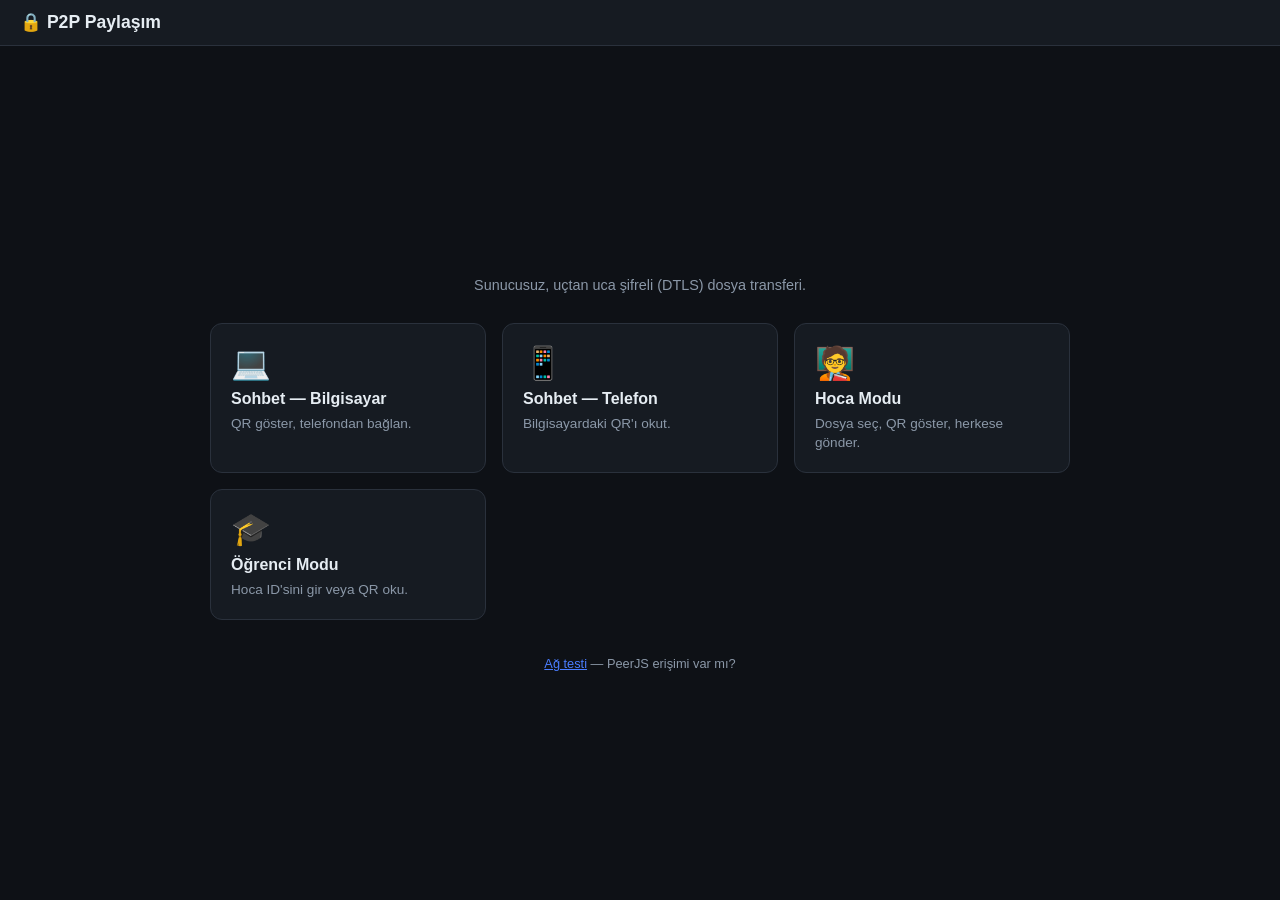
<file: index.html>
<!DOCTYPE html>
<html lang="tr">
<head>
  <meta charset="UTF-8">
  <meta name="viewport" content="width=device-width,initial-scale=1">
  <meta name="theme-color" content="#0b3d91">
  <link rel="manifest" href="manifest.json">
  <link rel="icon" href="icons/icon.svg" type="image/svg+xml">
  <link rel="stylesheet" href="style.css?v=9">
  <title>P2P Paylaşım</title>
</head>
<body>
  <header><h1>🔒 P2P Paylaşım</h1></header>
  <main class="hub">
    <p class="muted" style="text-align:center;max-width:600px;">
      Sunucusuz, uçtan uca şifreli (DTLS) dosya transferi.
    </p>
    <div class="cards">
      <a class="card" href="web.html"><div class="icon">💻</div><h2>Sohbet — Bilgisayar</h2><p>QR göster, telefondan bağlan.</p></a>
      <a class="card" href="mobile.html"><div class="icon">📱</div><h2>Sohbet — Telefon</h2><p>Bilgisayardaki QR'ı okut.</p></a>
      <a class="card" href="hoca.html"><div class="icon">🧑‍🏫</div><h2>Hoca Modu</h2><p>Dosya seç, QR göster, herkese gönder.</p></a>
      <a class="card" href="ogrenci.html"><div class="icon">🎓</div><h2>Öğrenci Modu</h2><p>Hoca ID'sini gir veya QR oku.</p></a>
    </div>
    <p class="muted" style="margin-top:20px;font-size:.8rem;">
      <a href="peer-test.html" style="color:var(--accent);">Ağ testi</a> — PeerJS erişimi var mı?
    </p>
  </main>
  <script src="sw-register.js?v=9"></script>
</body>
</html>
</file>
<file: style.css>
:root{
  --bg:#0e1116;--card:#161b22;--card2:#1f2630;--accent:#4a7dff;
  --accent-hover:#5a8cff;--green:#22c55e;--red:#ef4444;
  --text:#e6edf3;--muted:#8b98a8;--border:#2a313c;
}
*{box-sizing:border-box}
html,body{margin:0;padding:0}
body{font-family:-apple-system,BlinkMacSystemFont,"Segoe UI",Roboto,sans-serif;
  background:var(--bg);color:var(--text);min-height:100vh;display:flex;flex-direction:column}
header{display:flex;align-items:center;gap:12px;padding:12px 20px;
  background:var(--card);border-bottom:1px solid var(--border);flex-wrap:wrap}
header h1{font-size:1.1rem;margin:0}
header .back{color:var(--accent);text-decoration:none;padding:4px 8px;border-radius:6px}
header .back:hover{background:var(--card2)}
.status{margin-left:auto;padding:4px 12px;border-radius:20px;font-size:.8rem;
  background:var(--card2);color:var(--muted);max-width:60%;overflow:hidden;
  text-overflow:ellipsis;white-space:nowrap}
.status.waiting{color:#f59e0b}.status.connected{color:var(--green)}.status.error{color:var(--red)}
main{flex:1;padding:20px;display:flex;flex-direction:column;gap:16px;
  max-width:900px;margin:0 auto;width:100%}
.hub{align-items:center;justify-content:center}
.cards{display:grid;grid-template-columns:repeat(auto-fit,minmax(220px,1fr));gap:16px;width:100%}
.card{display:block;padding:20px;background:var(--card);border:1px solid var(--border);
  border-radius:12px;color:var(--text);text-decoration:none;transition:.15s}
.card:hover{transform:translateY(-2px);border-color:var(--accent)}
.card .icon{font-size:2rem}.card h2{font-size:1rem;margin:8px 0 6px}
.card p{color:var(--muted);font-size:.85rem;margin:0;line-height:1.4}
.panel{background:var(--card);border:1px solid var(--border);border-radius:12px;padding:20px}
.panel h2{margin:0 0 12px;font-size:1rem}
.hidden{display:none!important}
.muted{color:var(--muted);font-size:.9rem}
button,.download-btn{background:var(--card2);color:var(--text);border:1px solid var(--border);
  padding:10px 16px;border-radius:8px;cursor:pointer;font-size:.9rem;font-family:inherit}
button:hover,.download-btn:hover{background:#2a3340}
button.primary{background:var(--accent);border-color:var(--accent)}
button.primary:hover{background:var(--accent-hover)}
.download-btn{display:inline-block;background:var(--green);color:#fff;border-color:var(--green);
  text-decoration:none;margin-top:8px}
.download-btn:hover{background:#16a34a}
input,textarea{background:var(--card2);color:var(--text);border:1px solid var(--border);
  padding:10px 12px;border-radius:8px;font-size:.9rem;font-family:inherit;width:100%}
input:focus,textarea:focus{outline:none;border-color:var(--accent)}
.link-row{display:flex;gap:8px;margin-top:8px}
.link-row input{flex:1;font-size:.75rem}

/* QR */
.qr-holder{display:flex;flex-direction:column;align-items:flex-start;gap:8px;min-height:60px}
.qr-img{
  display:block;background:#fff;padding:12px;border-radius:8px;
  width:280px;height:280px;image-rendering:pixelated;
}
.qr-diag{font:12px monospace;color:var(--muted);white-space:pre-wrap;padding:8px}
.qr-fallback{
  background:var(--card2);border:1px dashed var(--border);border-radius:8px;
  padding:12px;font:13px/1.5 sans-serif;word-break:break-word;
  color:var(--text);max-width:400px;
}
.qr-fallback code{
  user-select:all;background:var(--bg);padding:4px;display:block;margin-top:6px;
  color:var(--accent);word-break:break-all;font-size:11px;
}
.qr-wrap{display:flex;gap:20px;align-items:flex-start;flex-wrap:wrap}
.qr-info{flex:1;min-width:200px}
.peer-id{font-family:monospace;font-size:1rem;color:var(--accent);
  word-break:break-all;margin:4px 0}

/* Sohbet */
.messages{display:flex;flex-direction:column;gap:8px;min-height:300px;max-height:55vh;
  overflow-y:auto;padding:8px;background:var(--bg);border-radius:8px;margin-bottom:12px}
.msg{padding:8px 12px;border-radius:10px;max-width:80%;word-wrap:break-word;
  white-space:pre-wrap;font-size:.9rem}
.msg.out{background:var(--accent);color:#fff;align-self:flex-end}
.msg.in{background:var(--card2);color:var(--text);align-self:flex-start}
.msg.system{align-self:center;background:transparent;color:var(--muted);font-size:.8rem;padding:2px 8px}
.msg.file{background:var(--card2);border:1px solid var(--border);min-width:200px}
.msg.file .file-name{font-weight:600;margin-bottom:4px}
.msg.file .file-size{color:var(--muted);font-size:.8rem;margin-bottom:6px}
.progress{background:var(--bg);border-radius:4px;height:8px;overflow:hidden;margin:4px 0}
.progress.big{height:16px;margin:12px 0}
.bar{background:var(--accent);height:100%;width:0;transition:width .2s}
.file-status{font-size:.8rem;color:var(--muted)}
.preview-media{max-width:100%;max-height:200px;border-radius:6px;margin-top:8px;display:block}
.composer{display:flex;gap:8px;align-items:flex-end}
.composer textarea{flex:1;resize:none;min-height:44px;max-height:120px}
.composer button{height:44px}

/* Tarayıcı & log */
.scanner{margin-top:12px;border-radius:8px;overflow:hidden;background:#000;min-height:200px}
.scanner video{width:100%!important}
.stats{display:flex;gap:16px;margin-bottom:12px;flex-wrap:wrap}
.stat{background:var(--card2);padding:8px 12px;border-radius:8px;font-size:.9rem}
.students{max-height:180px;overflow-y:auto;display:flex;flex-direction:column;gap:4px;margin-bottom:8px}
.student{display:flex;justify-content:space-between;padding:6px 10px;
  background:var(--card2);border-radius:6px;font-size:.85rem}
.log{background:var(--bg);border:1px solid var(--border);border-radius:8px;padding:10px;
  font-family:monospace;font-size:.8rem;max-height:200px;overflow-y:auto}
.log div{padding:2px 0;color:var(--muted)}
.pct{text-align:center;font-size:1.5rem;font-weight:700;color:var(--accent)}
@media (max-width:600px){
  main{padding:12px}.panel{padding:14px}.msg{max-width:90%}
  .qr-img{width:240px;height:240px}
}
</file>
